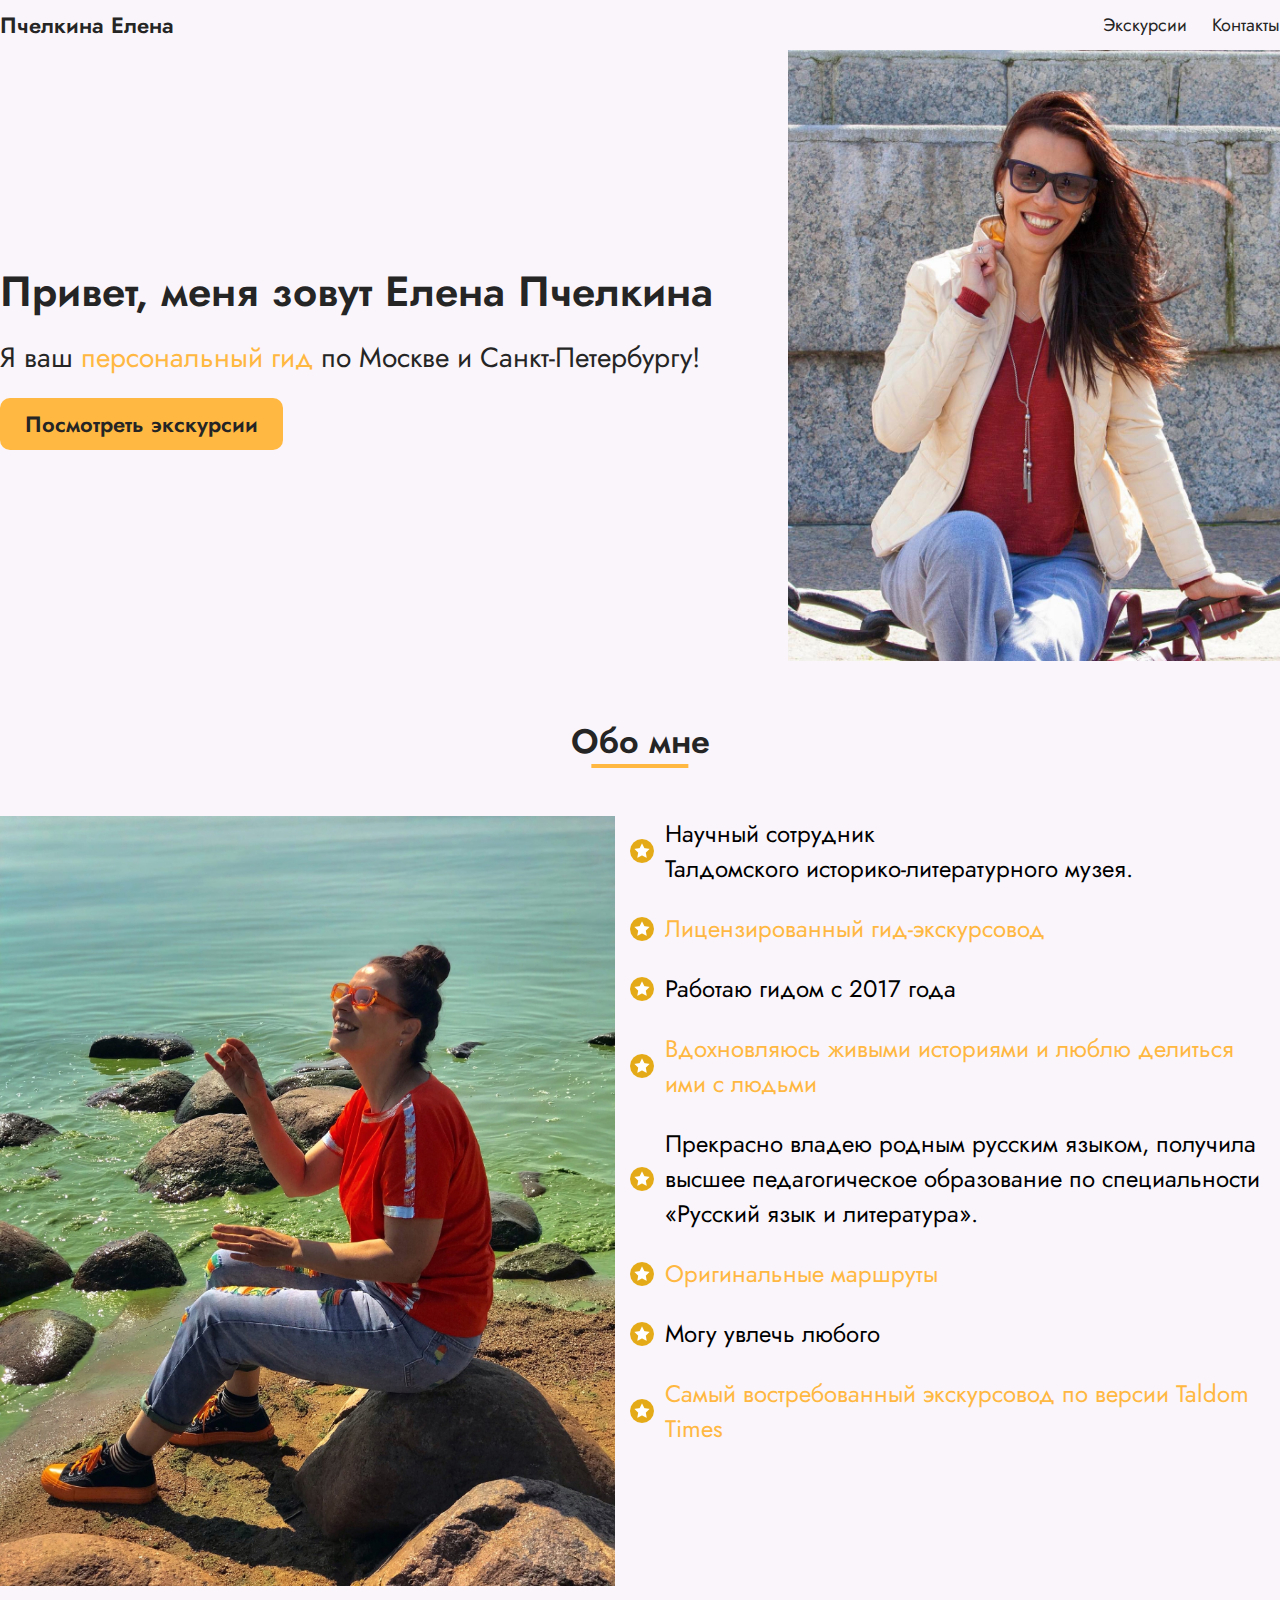
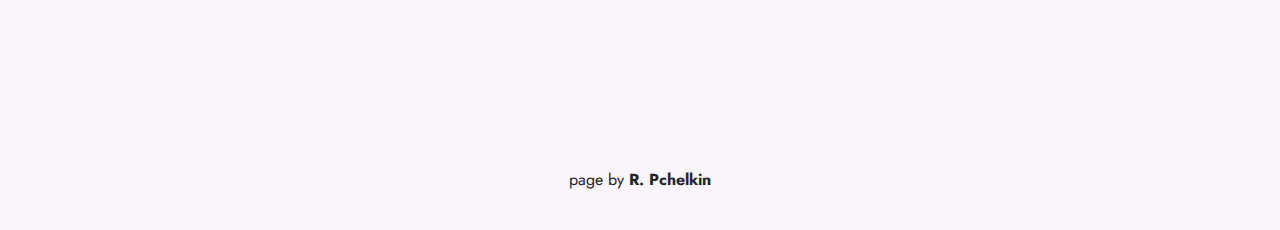
<file: index.html>
<!DOCTYPE html>
<html lang="en">

<head>
	<meta charset="UTF-8">
	<meta name="viewport" content="width=device-width, initial-scale=1.0">
	<link href="https://fonts.googleapis.com/css?family=Jost:100,200,300,regular,500,600,700,800,900,100italic,200italic,300italic,italic,500italic,600italic,700italic,800italic,900italic"
		rel="stylesheet" />
	<link rel="stylesheet" href="./style.css">
	<title>Персональный гид - Пчелкина Елена</title>
</head>

<body>

	<header class="header__container">
		<navbar class="nav">
			<h1><a href="#">Пчелкина Елена</a></h1>
			<ul class="list_items">
				<li><a href="#1">Экскурсии</a></li>
				<li><a href="#">Контакты</a></li>
			</ul>
		</navbar>
	</header>
	<main>
		<div class="hero hero__container">
			<div class="block_info">
				<h2>Привет, меня зовут Елена Пчелкина <br> </h2>
				<p>Я ваш <span>персональный гид</span> по Москве и Санкт-Петербургу!</p>
				<button class="btn"><a href="#1">Посмотреть экскурсии</a></button>
			</div>
			<div class="block_photo">
				<img class="main_photo" src="./mom.jpg" alt="#">
			</div>
		</div>
		<div class="about-me about-me__container">
			<div class="ex-title_block">
				<h2 class="title">Обо мне</h2>
			</div>
			<div class="about-me_info-block">
				<img class="about-me_photo" src="./about-me_img.jpg" alt="photo" class="about-me_photo">
				<div class="about-me_text">
					<ul>
						<li>Научный сотрудник <br>
							Талдомского историко-литературного музея.</li>
						<li>Лицензированный гид-экскурсовод</li>
						<li>Работаю гидом с 2017 года</li>
						<li>Вдохновляюсь живыми историями и люблю делиться ими с людьми</li>
						<li>Прекрасно владею родным русским языком, получила высшее педагогическое образование по специальности «Русский язык и литература».</li>
						<li>Оригинальные маршруты</li>
						<li>Могу увлечь любого</li>
						<li>Самый востребованный экскурсовод по версии Taldom Times</li>
					</ul>
				</div>
			</div>
		</div>
		<div id="1" class="exurcions exurcions__container">
			<div class="ex-title_block">
				<h2 class="title">Экскурсии</h2>
			</div>
			<div class="exurcions_tabs">
				<div class="tab">
					<div class="tab_info">
						<h3>Достопримечательности<br><span>Москвы</span></h3>
						<br>
						<p>Индивидуальная экскурсия по Москве - это уникальная возможность познакомиться с богатой
							историей, культурой и достопримечательностями столицы России. Покажу вам самые значимые и яркие места столицы</p>
						<br>
						<!-- <button class="btn">Выбрать</button> -->
					</div>
					<div class="tab_photo">
						<img src="./moscow.jpg" alt="">
					</div>
				</div>

				<div class="tab">
					<div class="tab_photo">
						<img src="./peter.jpg" alt="">
					</div>
					<div class="tab_info">
						<h3>Экскурсия в <br><span>Санкт-Петербурге</span></h3>
						<br>
						<p>Эта индивидуальная экскурсия по Санкт-Петербургу позволит вам окунуться в величие и
							красоту северной столицы, узнать ее историю и насладиться культурным наследием под
							руководством опытного гида.</p>
						<br>
						<!-- <button class="btn">Выбрать</button> -->
					</div>
				</div>

				<div class="tab">
					<div class="tab_info">
						<h3>Экскурсии в <br><span>Необычные места</span></h3>
						<br>
						<p>Посетите необычные места, недоступные взгляду простого обывателя. Заброшенный лагерь, уютный переулок или вычурная скульптура - откроют город с новой стороны.</p>
						<br>
						<!-- <button class="btn">Выбрать</button> -->
					</div>
					<div class="tab_photo">
						<img src="./weird-places.jpg" alt="">
					</div>
				</div>

				<div class="tab">
					<div class="tab_photo">
						<img src="./museums.jpg" alt="">
					</div>
					<div class="tab_info">
						<h3>Экскурсия в <br><span>Талдомском историко-литературном музее</span></h3>
						<br>
						<p>Предметы быта, исторические документы, элементы одежды приоткроют завесу тайны над жизнью горожан 18 века.</p>
						<br>
						<!-- <button class="btn">Выбрать</button> -->
					</div>
				</div>

				<div class="tab">
					<div class="tab_info">
						<h3>Городские<br><span>Квесты</span></h3>
						<br>
						<p>Увлекательные квесты по Талдому включают мастерклассы и всевозможные активности. Попробуйте себя в командной работе и станьте победителем!</p>
						<br>
						<!-- <button class="btn">Выбрать</button> -->
					</div>
					<div class="tab_photo">
						<img src="./quest.jpg" alt="">
					</div>
				</div>

				<div class="tab">
					<div class="tab_photo">
						<img src="./master.jpg" alt="">
					</div>
					<div class="tab_info">
						<h3><span>Мастер-классы</span></h3>
						<br>
						<p>Интересные растения, гончарное искусство, рисунок на шелковом платке, роспись тарелок и многое другое ждет вас на мастер-классах в историко-литературном музее Талдома.</p>
						<br>
						<!-- <button class="btn">Выбрать</button> -->
					</div>
				</div>

				<div class="tab">
					<div class="tab_info">
						<h3><br><span>Гастро-тур</span></h3>
						<br>
						<p>Самые стоящие и необычные заведения Москвы и Санкт-Петербурга удивят вас своими блюдами.</p>
						<br>
						<!-- <button class="btn">Выбрать</button> -->
					</div>
					<div class="tab_photo">
						<img src="./food.jpg" alt="">
					</div>
				</div>
				
			</div>
		</div>
		<div class="interview interview__container">
			<div class="ex-title_block">
				<h2 class="title">Интервью</h2>
			</div>
			<iframe src="https://vk.com/video_ext.php?oid=-70230737&id=456240827&hash=589244f047a11fa6&hd=2" width="853" height="480" allow="autoplay; encrypted-media; fullscreen; picture-in-picture;" frameborder="0" allowfullscreen></iframe>
		</div>
	</main>
	<footer class="footer footer__container">
		<a class="page-by" target="_blank" href="https://beewebdev.ru/">page by <b>R. Pchelkin</b></a>
	</footer>

	<script src="./script.js"></script>
</body>

</html>
</file>
<file: style.css>
:root {
	--main-color: #FFB841;
}

*,
*::before,
*::after {
	padding: 0;
	margin: 0;
	border: 0;
	box-sizing: border-box;
}

h1,
h2,
h3,
h4,
h5,
h6,
p {
	margin: 0;
	font-weight: inherit;
	font-size: inherit;
	color: #252525;

}

a {
	text-decoration: none;
	color: #252525;
}

button {
	color: #252525;
	cursor: pointer;
	font-family: 'Jost';
}

ul,
ol,
li {
	list-style: none;
}

[class*="__container"] {
	max-width: 1400px;
	margin: 0 auto;
}

body,
html {
	scroll-behavior: smooth;
	font-family: 'Jost';
	background-color: #FAF5FA;
}

header {
	height: 50px;
	width: 100%;
}

h1 {
	font-size: 22px;
	font-weight: 600;
}

.nav ul li a {
	font-size: 18px;
}

.nav {
	display: flex;
	height: 100%;
	justify-content: space-between;
	align-items: center;
}

.list_items {
	display: flex;
	gap: 25px;
}

.about-me {
	margin: 50px auto;
	display: flex;
	flex-direction: column;
	align-items: center;
}

.about-me_info-block {
	display: grid;
	grid-template-columns: repeat(2, 1fr);
	margin: 50px auto;
	gap: 50px;
}

.hero {
	display: grid;
	grid-template-columns: 0.6fr 0.4fr;
	gap: 50px;
	align-items: center;
}

.block_info {
	display: flex;
	flex-direction: column;
	gap: 20px;
	align-items: start;
}

.main_photo {
	width: 100%;
}

.about-me_photo {
	width: 100%;
}

.about-me_text {
	font-size: 24px;
}

.about-me_text ul {
	display: flex;
	flex-direction: column;
	row-gap: 25px;
}

.about-me_text li {
	position: relative;
}

.about-me_text li:nth-child(even) {
	color: var(--main-color);
}

.about-me_text li:before {
	position: absolute;
	content: '';
	width: 24px;
	height: 24px;
	background-image: url(./bullets.png);
	left: -35px;
	top: 50%;
	transform: translateY(-50%);
}

.block_info h2 {
	font-size: 42px;
	color: #252525;
	font-weight: 600;
	line-height: 50px;
}

.block_info p span {
	color: var(--main-color);
}

.block_info p {
	font-size: 28px;
}

.btn {
	padding: 10px 25px;
	border-radius: 10px;
	background-color: var(--main-color);
	font-size: 22px;
	transition: background-color .2s ease;
	font-weight: 600;
}

.btn:hover {
	background-color: #FFCA86;
}

.title {
	font-size: 34px;
	font-weight: 600;
	text-align: center;
}

.ex-title_block {
	width: fit-content;
	position: relative;
}

.ex-title_block:after {
	content: '';
	position: absolute;
	width: 70%;
	bottom: -2px;
	left: 50%;
	transform: translateX(-50%);
	background-color: var(--main-color);
	height: 4px;
}

.tab_info h3 {
	font-size: 32px;
	line-height: 40px;
	letter-spacing: 1.5px;
}

.tab_info span {
	color: var(--main-color);
	text-transform: uppercase;
}

.tab_info p {
	font-size: 22px;
}

.exurcions {
	margin: 50px auto;
	display: flex;
	flex-direction: column;
	align-items: center;
}

.exurcions_tabs {
	margin: 50px auto;
	align-items: center;
	display: flex;
	flex-direction: column;
	row-gap: 50px;
}

.tab {
	display: grid;
	grid-template-columns: repeat(2, 500px);
	height: fit-content;
	align-items: center;
	column-gap: 50px;
	background-color: white;
	padding: 15px;
	border-radius: 15px;

	opacity: 0;
	transition: opacity .3s ease-in;
}

.box-show {
	opacity: 1;
}

.tab_photo {
	display: flex;
	align-items: center;
	justify-content: center;
}

.tab_photo img {
	width: 100%;
	border-radius: 10px;
}

.interview {
	display: flex;
	flex-direction: column;
	align-items: center;
}

.interview iframe {
	margin: 25px auto;
	width: 95%;
}

.footer {
	display: flex;
	align-items: center;
	height: 100px;
	justify-content: center;
}

@media (max-width: 769px) {
	.tab {
		display: flex;
		flex-direction: column;
		row-gap: 25px;
		width: 95%;
	}

	.tab:nth-child(even) {
		flex-direction: column-reverse;
	}

	.exurcions_tabs {
		row-gap: 25px;
	}

	.hero {
		padding: 0 20px;
		grid-template-columns: 1fr;

	}

	.about-me_info-block {
		padding: 0 20px;
		grid-template-columns: 1fr;
	}

	.about-me_text {
		padding: 0 20px;
	}

	.nav {
		padding: 0 20px;
	}

	.about-me_text li:before {
		left: -32px;
	}
}

@media (max-width: 426px) {
	.hero {
		margin: 50px auto;
	}
}
</file>
